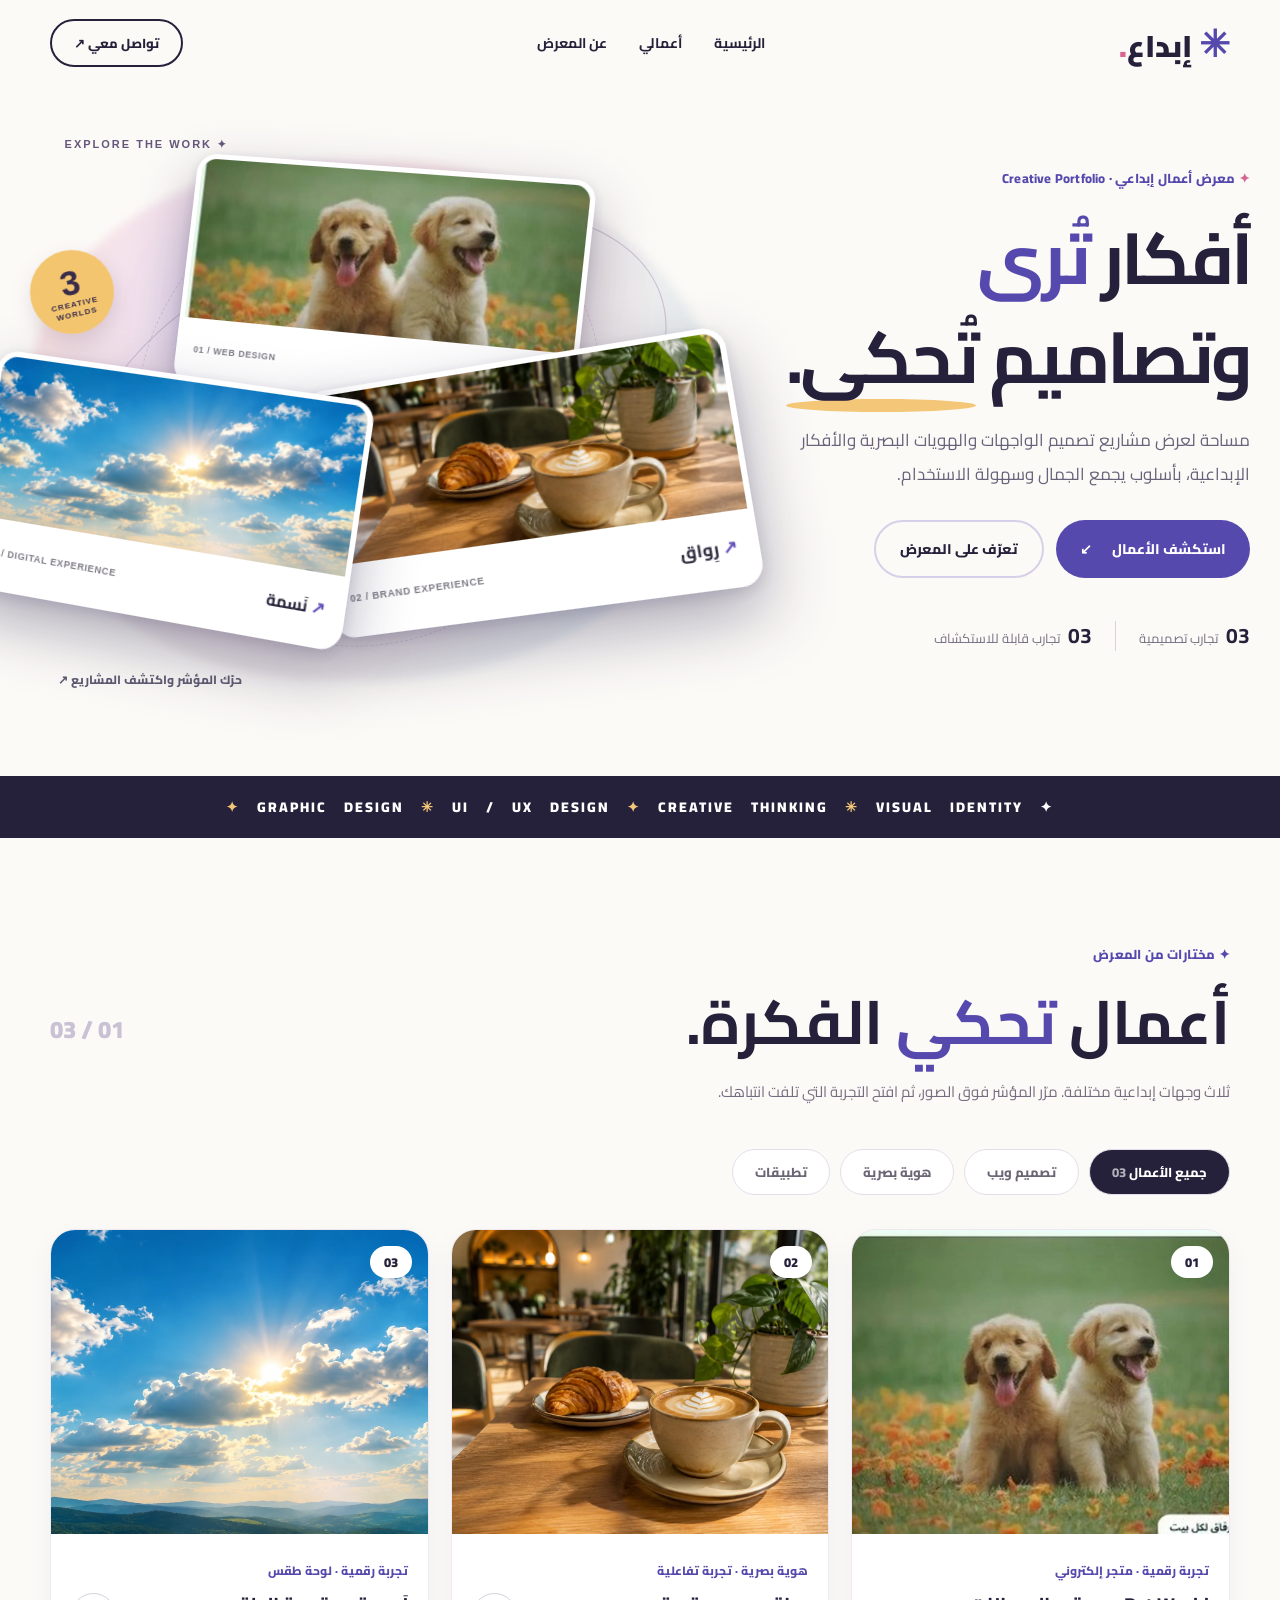
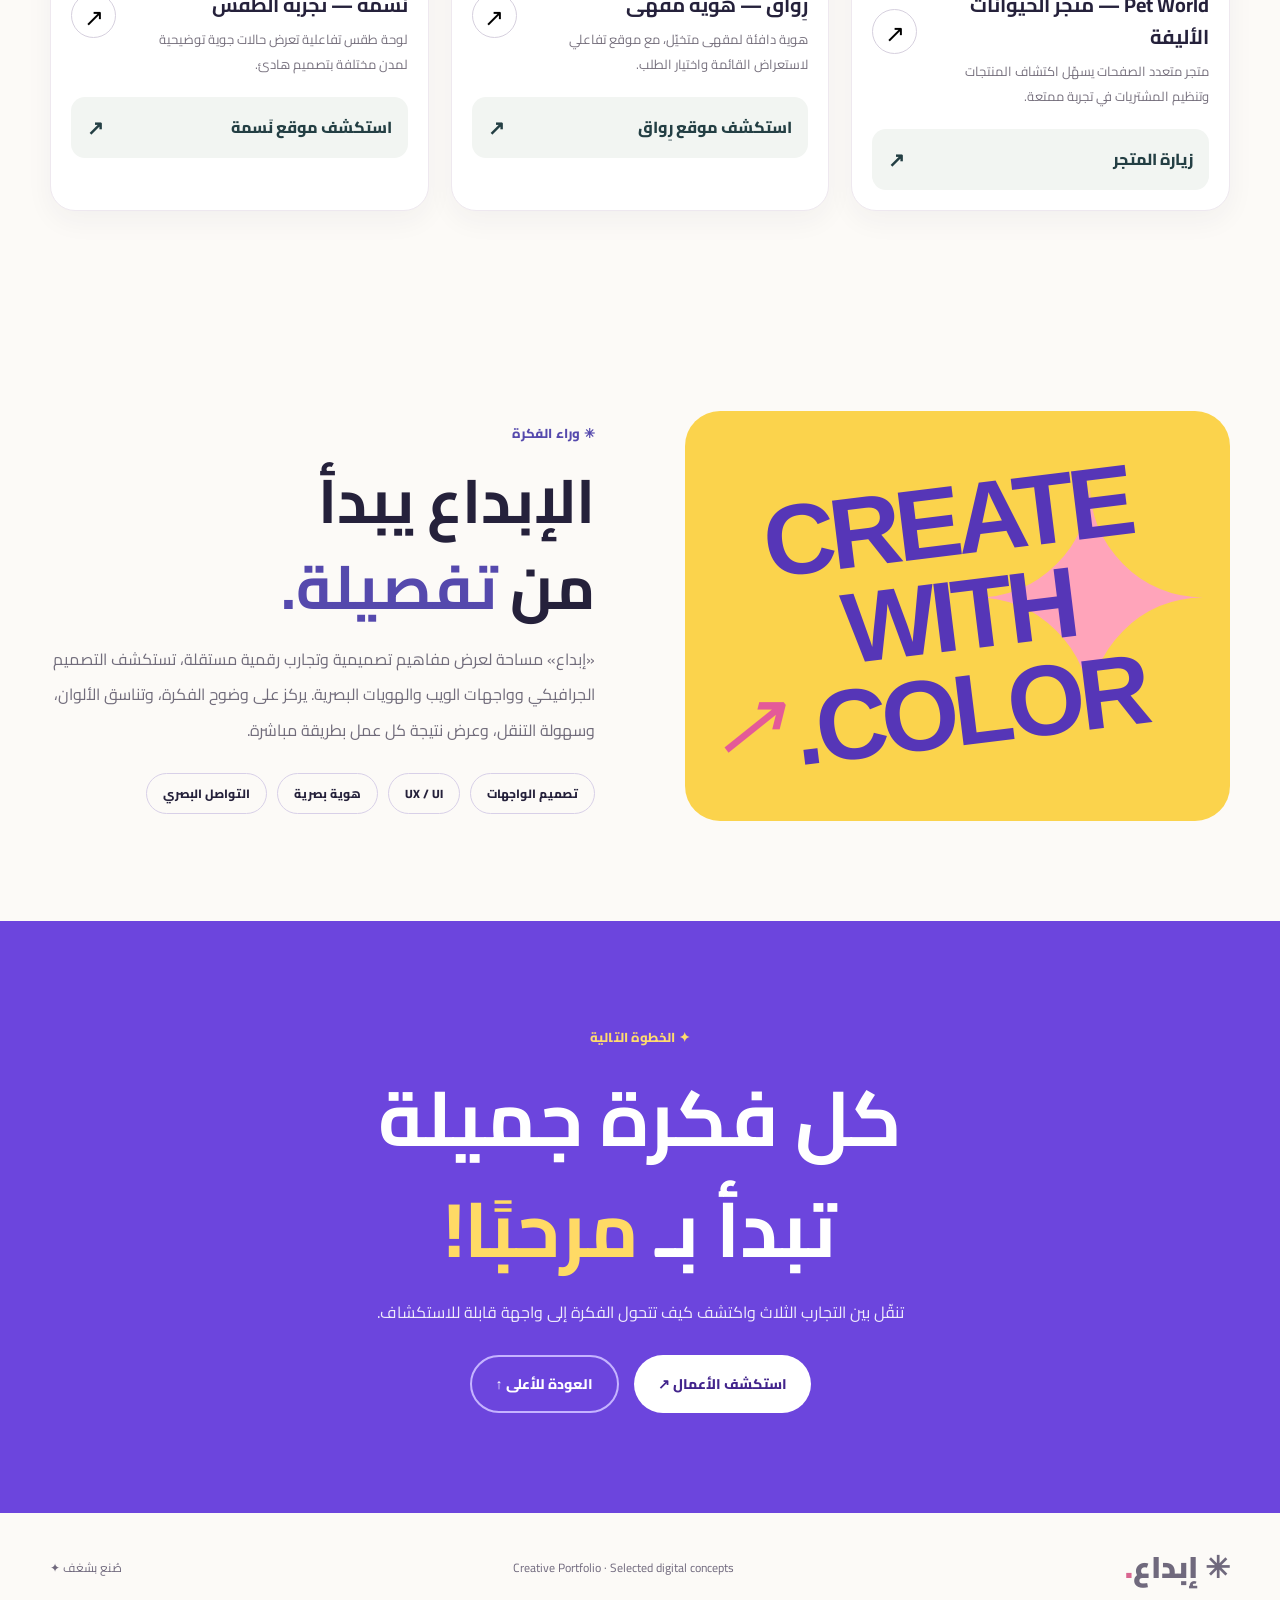
<file: index.html>
<!doctype html><html lang="ar" dir="rtl"><head><meta charset="utf-8"><meta name="viewport" content="width=device-width,initial-scale=1"><meta name="description" content="إبداع — معرض أعمال في التصميم الجرافيكي وتجربة المستخدم"><title>إبداع | Creative Portfolio</title><link rel="stylesheet" href="style.css"></head><body><header class="topbar"><a class="logo" href="#home" aria-label="إبداع الرئيسية"><span class="logo-mark">✳</span> إبداع<span class="dot">.</span></a><nav aria-label="القائمة الرئيسية"><a href="#home">الرئيسية</a><a href="#works">أعمالي</a><a href="#about">عن المعرض</a></nav><a class="nav-cta" href="#contact">تواصل معي ↗</a></header><main><section id="home" class="hero"><div class="hero-copy"><span class="eyebrow"><span class="spark">✦</span> معرض أعمال إبداعي · Creative Portfolio</span><h1>أفكار <em>تُرى</em><br>وتصاميم <span class="underline">تُحكى.</span></h1><p>مساحة لعرض مشاريع تصميم الواجهات والهويات البصرية والأفكار الإبداعية، بأسلوب يجمع الجمال وسهولة الاستخدام.</p><div class="hero-actions"><a class="btn primary" href="#works">استكشف الأعمال <span>↙</span></a><a class="btn outline" href="#about">تعرّف على المعرض</a></div><div class="hero-meta"><span><b>03</b> تجارب تصميمية</span><span class="divider"></span><span><b>03</b> تجارب قابلة للاستكشاف</span></div></div><div class="hero-art gallery-scene" aria-label="معرض تفاعلي ثلاثي الأبعاد للمشاريع الثلاثة"><div class="scene-glow" aria-hidden="true"></div><div class="orbit orbit-one" aria-hidden="true"></div><div class="orbit orbit-two" aria-hidden="true"></div><span class="scene-label">✦ EXPLORE THE WORK</span><div class="scene-stack"><a class="scene-panel panel-pet" href="https://pet-world-pages.pages.dev/" target="_blank" rel="noopener noreferrer" aria-label="زيارة متجر Pet World"><div class="scene-image"><img src="assets/images/pet-world-banner.webp" alt="بنر متجر Pet World للحيوانات الأليفة"></div><div class="scene-panel-info"><span>01 / WEB DESIGN</span><strong>Pet World <b>↗</b></strong></div></a><a class="scene-panel panel-coffee" href="projects/riwaq/index.html" aria-label="زيارة موقع رِواق للمقهى"><div class="scene-image"><img src="assets/images/coffee-photo.webp" alt="قهوة لاتيه في مقهى رِواق"></div><div class="scene-panel-info"><span>02 / BRAND EXPERIENCE</span><strong>رِواق <b>↗</b></strong></div></a><a class="scene-panel panel-weather" href="projects/weather/index.html" aria-label="زيارة موقع نَسمة للطقس"><div class="scene-image"><img src="assets/images/sky-photo.webp" alt="سماء صافية وغيوم في تجربة الطقس"></div><div class="scene-panel-info"><span>03 / DIGITAL EXPERIENCE</span><strong>نَسمة <b>↗</b></strong></div></a></div><div class="scene-sticker" aria-hidden="true">3<br><small>CREATIVE<br>WORLDS</small></div><span class="scene-hint">حرّك المؤشر واكتشف المشاريع <span aria-hidden="true">↗</span></span></div></section><div class="marquee" aria-hidden="true">✦ GRAPHIC DESIGN <span>✳</span> UI / UX DESIGN <span>✦</span> CREATIVE THINKING <span>✳</span> VISUAL IDENTITY <span>✦</span></div><section id="works" class="section works"><div class="section-head"><div><span class="eyebrow">✦ مختارات من المعرض</span><h2>أعمال <em>تحكي</em> الفكرة.</h2><p>ثلاث وجهات إبداعية مختلفة. مرّر المؤشر فوق الصور، ثم افتح التجربة التي تلفت انتباهك.</p></div><span class="number-stamp">01 / 03</span></div><div class="filters" role="group" aria-label="تصفية الأعمال"><button class="filter active" data-filter="all" aria-pressed="true">جميع الأعمال <span>03</span></button><button class="filter" data-filter="web" aria-pressed="false">تصميم ويب</button><button class="filter" data-filter="branding" aria-pressed="false">هوية بصرية</button><button class="filter" data-filter="app" aria-pressed="false">تطبيقات</button></div><div class="cards"><article class="project" data-category="web"><div class="image-wrap pink"><img src="assets/images/pet-world-banner.webp" alt="صورة البنر الأصلية لمتجر Pet World" loading="lazy"><span class="project-no">01</span></div><div class="project-info"><div><span class="type">تجربة رقمية · متجر إلكتروني</span><h3>Pet World — متجر الحيوانات الأليفة</h3><p>متجر متعدد الصفحات يسهّل اكتشاف المنتجات وتنظيم المشتريات في تجربة ممتعة.</p></div><button class="round-arrow" data-project="pet" aria-label="تفاصيل Pet World">↗</button></div><a class="project-visit" href="https://pet-world-pages.pages.dev/" target="_blank" rel="noopener noreferrer">زيارة المتجر <span>↗</span></a></article><article class="project" data-category="branding"><div class="image-wrap yellow"><img src="assets/images/coffee-photo.webp" alt="نموذج تجريبي لهوية مقهى رِواق" loading="lazy"><span class="project-no">02</span></div><div class="project-info"><div><span class="type">هوية بصرية · تجربة تفاعلية</span><h3>رِواق — هوية مقهى</h3><p>هوية دافئة لمقهى متخيّل، مع موقع تفاعلي لاستعراض القائمة واختيار الطلب.</p></div><button class="round-arrow" data-project="riwaq" aria-label="تفاصيل رواق">↗</button></div><a class="project-visit" href="projects/riwaq/index.html">استكشف موقع رِواق <span>↗</span></a></article><article class="project" data-category="app"><div class="image-wrap lilac"><img src="assets/images/sky-photo.webp" alt="منظر طبيعي واضح للسماء والغيوم في مشروع نسمة" loading="lazy"><span class="project-no">03</span></div><div class="project-info"><div><span class="type">تجربة رقمية · لوحة طقس</span><h3>نَسمة — تجربة الطقس</h3><p>لوحة طقس تفاعلية تعرض حالات جوية توضيحية لمدن مختلفة بتصميم هادئ.</p></div><button class="round-arrow" data-project="weather" aria-label="تفاصيل طقس">↗</button></div><a class="project-visit" href="projects/weather/index.html">استكشف موقع نَسمة <span>↗</span></a></article></div><p id="empty" class="empty" hidden>لا توجد أعمال في هذا التصنيف حاليًا.</p></section><section id="about" class="about section"><div class="about-visual"><span>✦</span><strong>CREATE<br>WITH<br>COLOR.</strong><i>↗</i></div><div class="about-copy"><span class="eyebrow">✳ وراء الفكرة</span><h2>الإبداع يبدأ<br>من <em>تفصيلة.</em></h2><p>«إبداع» مساحة لعرض مفاهيم تصميمية وتجارب رقمية مستقلة، تستكشف التصميم الجرافيكي وواجهات الويب والهويات البصرية. يركز على وضوح الفكرة، وتناسق الألوان، وسهولة التنقل، وعرض نتيجة كل عمل بطريقة مباشرة.</p><div class="skills"><span>تصميم الواجهات</span><span>UX / UI</span><span>هوية بصرية</span><span>التواصل البصري</span></div></div></section><section id="contact" class="contact"><span class="eyebrow">✦ الخطوة التالية</span><h2>كل فكرة جميلة<br>تبدأ بـ <em>مرحبًا!</em></h2><p>تنقّل بين التجارب الثلاث واكتشف كيف تتحول الفكرة إلى واجهة قابلة للاستكشاف.</p><div class="contact-actions"><a class="btn light" href="#works">استكشف الأعمال ↗</a><a class="btn ghost" href="#home">العودة للأعلى ↑</a></div></section></main><footer><a class="logo" href="#home">✳ إبداع<span class="dot">.</span></a><p>Creative Portfolio · Selected digital concepts</p><span>صُنع بشغف ✦</span></footer><dialog id="projectDialog" aria-labelledby="dialogTitle"><button id="closeDialog" class="dialog-close" aria-label="إغلاق">×</button><span id="dialogType" class="eyebrow"></span><h2 id="dialogTitle"></h2><p id="dialogDesc"></p><div id="dialogLink"></div></dialog><script src="script.js" defer></script></body></html>
</file>
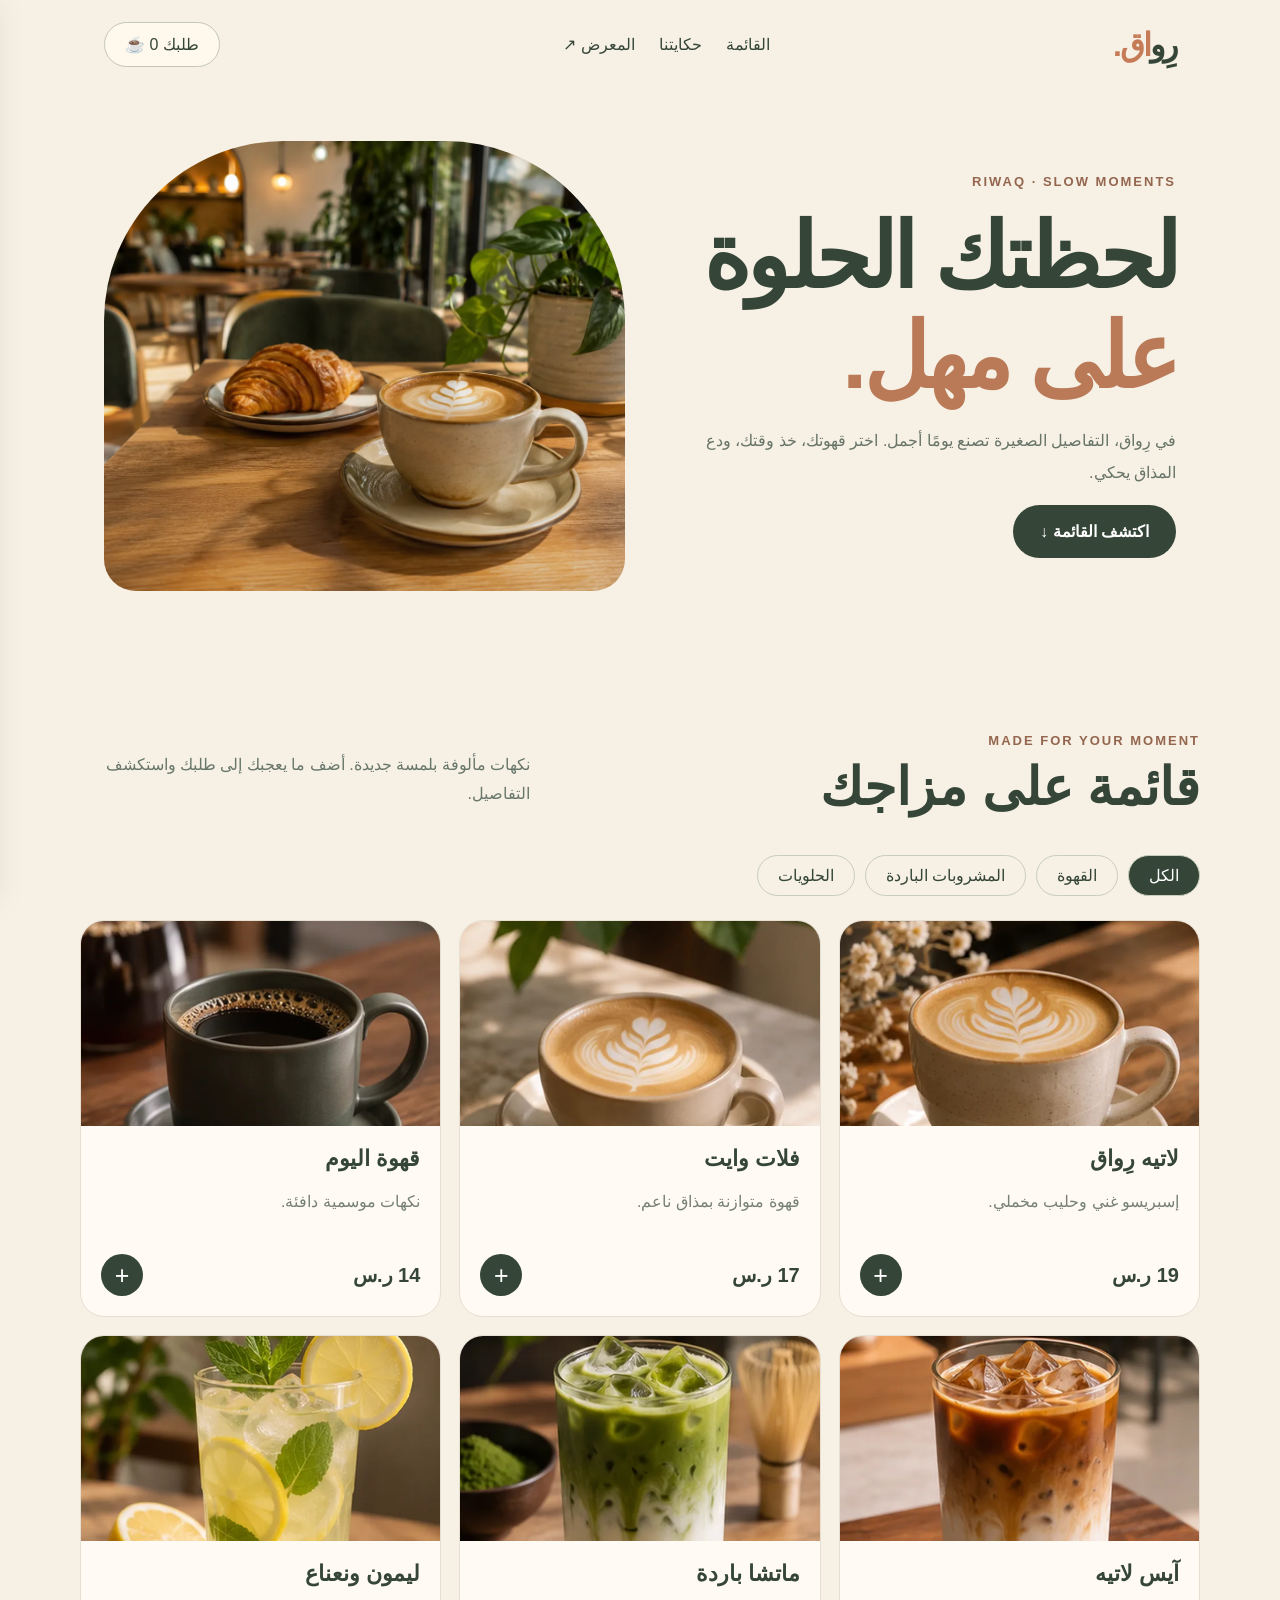
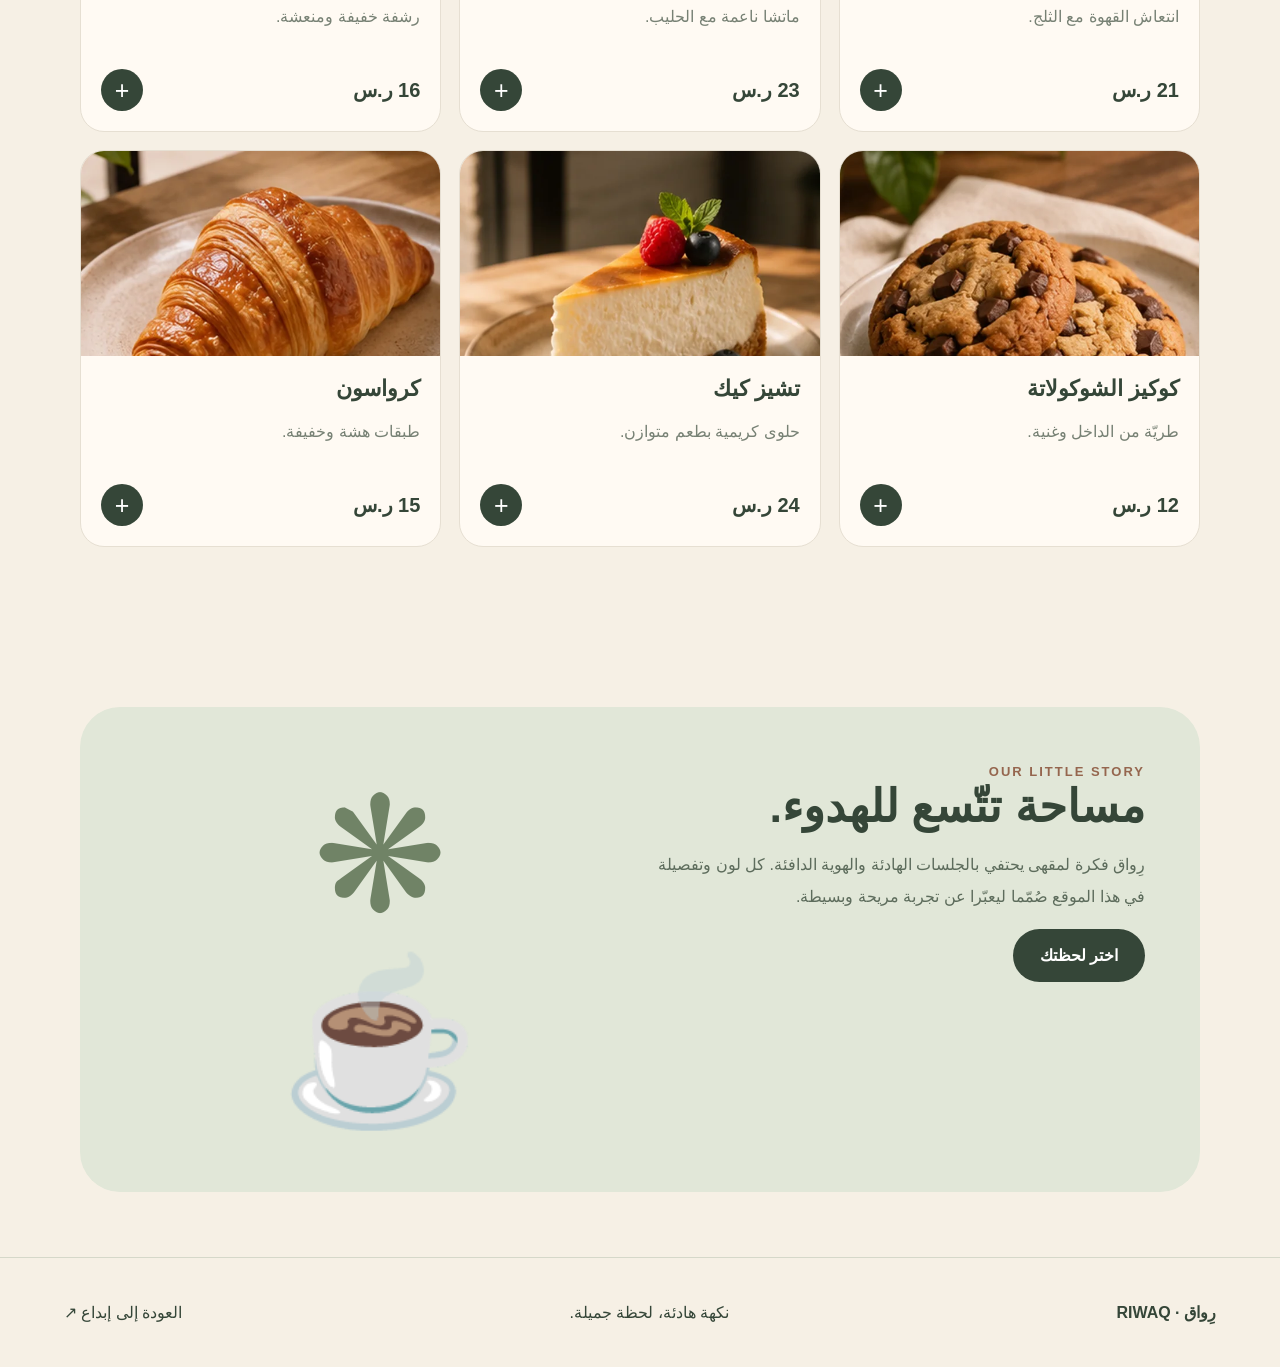
<file: projects/riwaq/index.html>
<!doctype html><html lang="ar" dir="rtl"><head><meta charset="utf-8"><meta name="viewport" content="width=device-width,initial-scale=1"><meta name="theme-color" content="#f6f0e5"><title>رِواق | وقتك على مهل</title><style>
:root{--ink:#354638;--cream:#f6f0e5;--olive:#667657;--peach:#df9a78}*{box-sizing:border-box}html{scroll-behavior:smooth}body{margin:0;background:var(--cream);color:var(--ink);font-family:Tahoma,Arial,sans-serif}button,a{font:inherit}a{color:inherit;text-decoration:none}button{cursor:pointer}header{max-width:1200px;margin:auto;padding:22px 5%;display:flex;align-items:center;justify-content:space-between;gap:12px}.brand{font-size:32px;font-weight:900;letter-spacing:-2px}.brand span{color:#c67b57}nav{display:flex;gap:24px}nav a:hover{text-decoration:underline}.cartbtn{border:1px solid #c4c7b7;border-radius:40px;padding:12px 20px;background:#fff8ed;color:var(--ink)}.hero{max-width:1200px;margin:auto;padding:52px 5% 75px;display:grid;grid-template-columns:1fr 1fr;align-items:center;gap:30px}.eyebrow{color:#95664e;letter-spacing:2px;font-size:13px;font-weight:bold}.hero h1{font-size:clamp(48px,7vw,98px);line-height:1.12;letter-spacing:-4px;margin:18px 0}.hero h1 em{font-style:normal;color:#ba7a57}.hero p{max-width:500px;line-height:2;color:#687468}.primary{display:inline-block;background:var(--ink);color:white;padding:17px 27px;border-radius:40px;border:0;font-weight:bold}.scene{min-height:450px;border-radius:180px 180px 32px 32px;background:#d7b99b;position:relative;overflow:hidden;display:grid;place-items:center}.sun{position:absolute;width:310px;height:310px;background:#e8d3b8;border-radius:50%;top:40px}.cup{position:relative;width:200px;height:235px;background:#f8f3e7;border-radius:14px 14px 55px 55px;box-shadow:15px 25px 0 #b18e72;transform:rotate(-8deg);display:grid;place-items:center}.cup:before{content:'';position:absolute;width:80px;height:100px;border:20px solid #f8f3e7;border-radius:50%;left:-85px;top:55px}.cup b{font-size:54px;letter-spacing:-4px}.leaf{position:absolute;color:#647a54;font-size:120px;bottom:0;left:30px;transform:rotate(-35deg)}section{padding:65px 5%}.container{max-width:1120px;margin:auto}.sectionhead{display:flex;align-items:end;justify-content:space-between;gap:20px;margin-bottom:30px}.sectionhead h2{font-size:clamp(32px,5vw,52px);margin:8px 0}.sectionhead p{color:#69776b;max-width:450px;line-height:1.8}.tabs{display:flex;gap:10px;flex-wrap:wrap;margin-bottom:24px}.tab{border:1px solid #c8cdbd;background:transparent;border-radius:30px;padding:10px 20px;color:var(--ink)}.tab.active{background:var(--ink);color:white}.menu{display:grid;grid-template-columns:repeat(3,1fr);gap:18px}.item{background:#fffaf3;border:1px solid #e6dfd2;border-radius:24px;overflow:hidden}.art{height:205px;display:grid;place-items:center;font-size:92px;background:#dce3d0}.item:nth-child(2n) .art{background:#f1d9c5}.item:nth-child(3n) .art{background:#e9e3ce}.details{padding:20px}.details h3{margin:0 0 8px;font-size:22px}.details p{color:#778174;line-height:1.7;min-height:50px}.buyrow{display:flex;align-items:center;justify-content:space-between}.buyrow b{font-size:20px}.add{border:0;border-radius:50%;background:var(--ink);color:white;width:42px;height:42px;font-size:25px}.story{background:#e1e7d8;border-radius:40px;display:grid;grid-template-columns:1fr 1fr;gap:30px;padding:55px;margin-top:30px}.story h2{font-size:45px;margin:0}.story p{line-height:2;color:#5d6c5c}.storymark{font-size:160px;text-align:center;color:#708366}footer{padding:45px 5%;display:flex;justify-content:space-between;gap:16px;border-top:1px solid #d5d8c9}.overlay{position:fixed;inset:0;background:#0006;display:none;z-index:4}.overlay.show{display:block}.drawer{position:fixed;z-index:5;top:0;left:0;height:100vh;width:min(420px,100%);background:#fffaf3;padding:25px;transform:translateX(-105%);transition:.25s;box-shadow:10px 0 35px #0002;display:flex;flex-direction:column}.drawer.open{transform:translateX(0)}.drawerhead{display:flex;justify-content:space-between;align-items:center}.close{border:0;background:transparent;font-size:30px}.cartitems{flex:1;overflow:auto}.cartline{display:flex;justify-content:space-between;padding:15px 0;border-bottom:1px solid #eee1d3}.remove{border:0;background:none;color:#aa4c3d}.total{font-size:22px;display:flex;justify-content:space-between;margin:22px 0}.notice{font-size:13px;color:#66776c;line-height:1.8}.toast{position:fixed;bottom:24px;right:24px;background:#354638;color:white;padding:14px 22px;border-radius:20px;opacity:0;transition:.2s;pointer-events:none}.toast.show{opacity:1}@media(max-width:750px){header{flex-wrap:wrap}nav{order:3;width:100%;justify-content:center}.hero{grid-template-columns:1fr;padding-top:20px}.scene{min-height:340px}.menu{grid-template-columns:repeat(2,1fr)}.story{grid-template-columns:1fr;padding:30px}.storymark{font-size:85px}.hero h1{letter-spacing:-2px}}@media(max-width:500px){.menu{grid-template-columns:1fr}.sectionhead{display:block}footer{display:block}.scene{border-radius:120px 120px 20px 20px}}
.scene{background:#a68a6e url("../../assets/images/coffee-photo.webp") center center/cover no-repeat}.scene:after{content:"";position:absolute;inset:0;background:linear-gradient(0deg,#2c251c30,transparent 65%)}.art{overflow:hidden}.art img{display:block;width:100%;height:100%;object-fit:cover;object-position:center center;transition:transform .3s}.item:hover .art img{transform:scale(1.025)}@media(max-width:600px){.scene{min-height:300px}}
</style></head><body><header><a class="brand" href="#home">رِو<span>اق.</span></a><nav aria-label="التنقل"><a href="#menu">القائمة</a><a href="#story">حكايتنا</a><a href="../../index.html">المعرض ↗</a></nav><button class="cartbtn" id="cartOpen">طلبك <span id="count">0</span> ☕</button></header><main><div class="hero" id="home"><div><div class="eyebrow">RIWAQ · SLOW MOMENTS</div><h1>لحظتك الحلوة<br><em>على مهل.</em></h1><p>في رِواق، التفاصيل الصغيرة تصنع يومًا أجمل. اختر قهوتك، خذ وقتك، ودع المذاق يحكي.</p><a class="primary" href="#menu">اكتشف القائمة ↓</a></div><div class="scene" aria-label="صورة لمقهى رواق"></div></div><section id="menu"><div class="container"><div class="sectionhead"><div><span class="eyebrow">MADE FOR YOUR MOMENT</span><h2>قائمة على مزاجك</h2></div><p>نكهات مألوفة بلمسة جديدة. أضف ما يعجبك إلى طلبك واستكشف التفاصيل.</p></div><div class="tabs" role="group" aria-label="تصنيفات القائمة"><button class="tab active" data-filter="all">الكل</button><button class="tab" data-filter="coffee">القهوة</button><button class="tab" data-filter="cold">المشروبات الباردة</button><button class="tab" data-filter="dessert">الحلويات</button></div><div class="menu" id="items"></div></div></section><section><div class="container story" id="story"><div><span class="eyebrow">OUR LITTLE STORY</span><h2>مساحة تتّسع للهدوء.</h2><p>رِواق فكرة لمقهى يحتفي بالجلسات الهادئة والهوية الدافئة. كل لون وتفصيلة في هذا الموقع صُمّما ليعبّرا عن تجربة مريحة وبسيطة.</p><a class="primary" href="#menu">اختر لحظتك</a></div><div class="storymark" aria-hidden="true">❋<br>☕</div></div></section></main><footer><strong>رِواق · RIWAQ</strong><span>نكهة هادئة، لحظة جميلة.</span><a href="../../index.html">العودة إلى إبداع ↗</a></footer><div class="overlay" id="overlay"></div><aside class="drawer" id="drawer" aria-label="سلة الطلب" aria-modal="true" role="dialog"><div class="drawerhead"><h2>طلبك ☕</h2><button class="close" id="cartClose" aria-label="إغلاق">×</button></div><div class="cartitems" id="cartItems"><p>ما اخترت شيئًا بعد.</p></div><div class="total"><span>الإجمالي</span><strong id="total">0 ر.س</strong></div><button class="primary" id="checkout">تأكيد الاختيارات</button><p class="notice">تجربة تفاعلية لاستعراض القائمة فقط؛ لا يتم إرسال طلبات أو تحصيل مدفوعات.</p></aside><div class="toast" id="toast" role="status"></div><script>
const products=[{id:1,n:'لاتيه رِواق',d:'إسبريسو غني وحليب مخملي.',price:19,cat:'coffee',art:'☕'},{id:2,n:'فلات وايت',d:'قهوة متوازنة بمذاق ناعم.',price:17,cat:'coffee',art:'🥛'},{id:3,n:'قهوة اليوم',d:'نكهات موسمية دافئة.',price:14,cat:'coffee',art:'🫘'},{id:4,n:'آيس لاتيه',d:'انتعاش القهوة مع الثلج.',price:21,cat:'cold',art:'🧊'},{id:5,n:'ماتشا باردة',d:'ماتشا ناعمة مع الحليب.',price:23,cat:'cold',art:'🍵'},{id:6,n:'ليمون ونعناع',d:'رشفة خفيفة ومنعشة.',price:16,cat:'cold',art:'🍋'},{id:7,n:'كوكيز الشوكولاتة',d:'طريّة من الداخل وغنية.',price:12,cat:'dessert',art:'🍪'},{id:8,n:'تشيز كيك',d:'حلوى كريمية بطعم متوازن.',price:24,cat:'dessert',art:'🍰'},{id:9,n:'كرواسون',d:'طبقات هشة وخفيفة.',price:15,cat:'dessert',art:'🥐'}];const photos=['latte','flat-white','coffee-day','iced-latte','iced-matcha','lemon-mint','cookies','cheesecake','croissant'];let cart={};const fmt=n=>n+' ر.س',items=document.getElementById('items'),drawer=document.getElementById('drawer'),overlay=document.getElementById('overlay');function render(filter='all'){items.innerHTML=products.filter(x=>filter==='all'||x.cat===filter).map(x=>`<article class="item"><div class="art"><img loading="lazy" src="../../assets/images/riwaq-menu/${photos[x.id-1]}.webp" alt="${x.n}" onerror="this.onerror=null;this.src='../../assets/images/coffee-photo.webp'"></div><div class="details"><h3>${x.n}</h3><p>${x.d}</p><div class="buyrow"><b>${fmt(x.price)}</b><button class="add" data-add="${x.id}" aria-label="إضافة ${x.n}">+</button></div></div></article>`).join('')}function update(){let qty=0,sum=0;document.getElementById('cartItems').innerHTML=Object.entries(cart).filter(([,q])=>q>0).map(([id,q])=>{const x=products.find(p=>p.id==id);qty+=q;sum+=x.price*q;return `<div class="cartline"><div><strong>${x.n}</strong><div>${q} × ${fmt(x.price)}</div></div><button class="remove" data-remove="${id}" aria-label="حذف ${x.n}">حذف</button></div>`}).join('')||'<p>ما اخترت شيئًا بعد.</p>';document.getElementById('count').textContent=qty;document.getElementById('total').textContent=fmt(sum)}function toggle(open){drawer.classList.toggle('open',open);overlay.classList.toggle('show',open);document.body.style.overflow=open?'hidden':'';if(open)document.getElementById('cartClose').focus()}let t;function toast(s){const el=document.getElementById('toast');el.textContent=s;el.classList.add('show');clearTimeout(t);t=setTimeout(()=>el.classList.remove('show'),2500)}items.addEventListener('click',e=>{const b=e.target.closest('[data-add]');if(!b)return;cart[b.dataset.add]=(cart[b.dataset.add]||0)+1;update();toast('أُضيف إلى طلبك ✓')});document.getElementById('cartItems').addEventListener('click',e=>{const b=e.target.closest('[data-remove]');if(!b)return;delete cart[b.dataset.remove];update()});document.querySelectorAll('.tab').forEach(b=>b.addEventListener('click',()=>{document.querySelectorAll('.tab').forEach(x=>x.classList.toggle('active',x===b));render(b.dataset.filter)}));document.getElementById('cartOpen').onclick=()=>toggle(true);document.getElementById('cartClose').onclick=()=>toggle(false);overlay.onclick=()=>toggle(false);document.addEventListener('keydown',e=>{if(e.key==='Escape')toggle(false)});document.getElementById('checkout').onclick=()=>{if(!Object.keys(cart).length)return toast('اختر مشروبًا أولًا');toast('تم حفظ اختياراتك داخل التجربة ✓')};render();update();
</script></body></html>
</file>
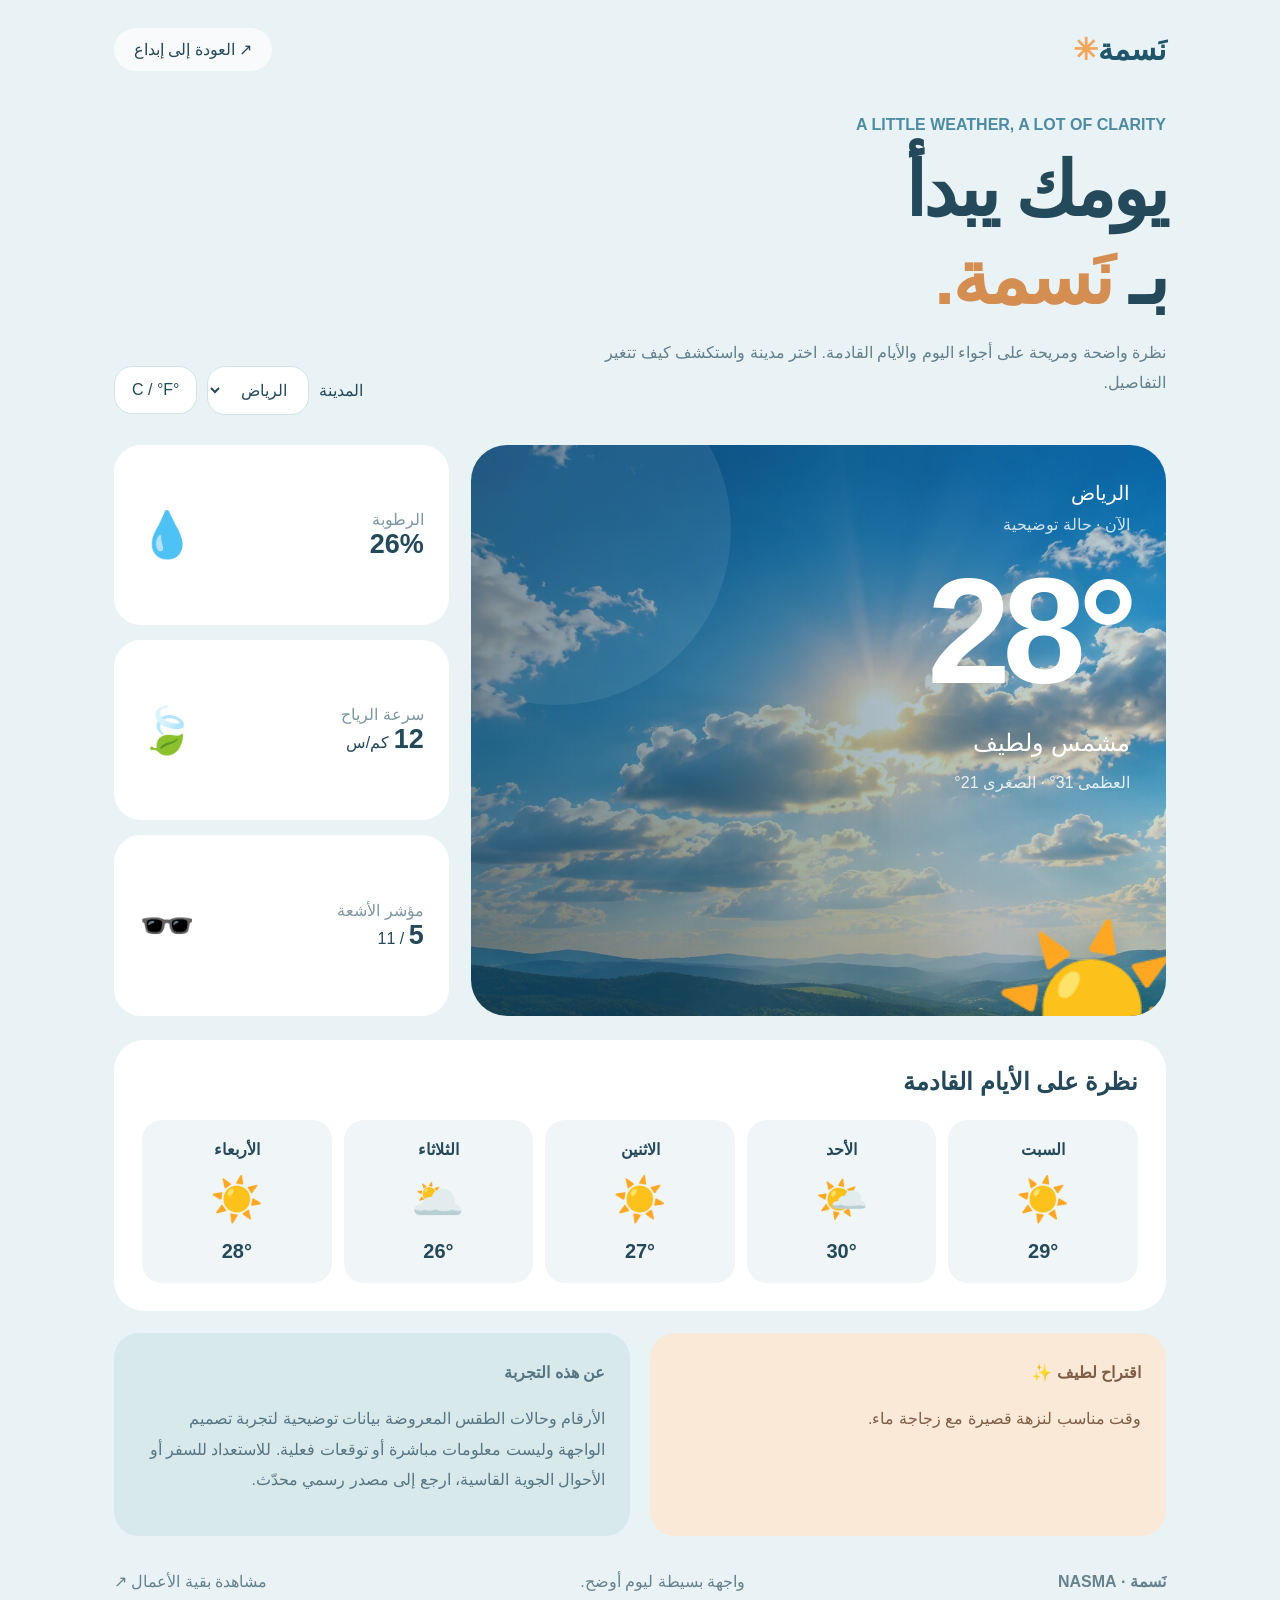
<file: projects/weather/index.html>
<!doctype html><html lang="ar" dir="rtl"><head><meta charset="utf-8"><meta name="viewport" content="width=device-width,initial-scale=1"><meta name="theme-color" content="#e8f2f6"><title>نَسمة | لوحة الطقس</title><style>
*{box-sizing:border-box}body{margin:0;font-family:Tahoma,Arial,sans-serif;color:#24495a;background:#e9f2f4}button,select{font:inherit}button{cursor:pointer}a{color:inherit;text-decoration:none}.shell{max-width:1180px;margin:auto;padding:28px 5%}header{display:flex;justify-content:space-between;align-items:center;gap:12px;flex-wrap:wrap}.brand{font-size:30px;font-weight:900;color:#20566c}.brand span{color:#f3a55b}.back{background:#ffffffac;padding:12px 20px;border-radius:30px}.hero{margin:45px 0 30px;display:flex;justify-content:space-between;align-items:end;gap:20px;flex-wrap:wrap}.hero h1{font-size:clamp(40px,6vw,75px);letter-spacing:-3px;margin:12px 0}.hero p{line-height:1.9;color:#627f8d;max-width:570px}.controls{display:flex;gap:10px;align-items:center;flex-wrap:wrap}select,.unit{background:white;border:1px solid #d2e3e8;padding:14px 17px;border-radius:18px;color:#24495a}.unit[aria-pressed=true]{background:#24495a;color:white}.main{display:grid;grid-template-columns:1.35fr .65fr;gap:22px}.current{background:linear-gradient(135deg,#4889a1,#78b9c4);color:white;border-radius:36px;padding:36px;position:relative;overflow:hidden;min-height:380px}.current:after{content:'';position:absolute;width:350px;height:350px;border-radius:50%;background:#ffffff14;left:-90px;top:-90px}.city{font-size:20px}.temp{font-size:clamp(80px,13vw,150px);font-weight:900;line-height:1.3;letter-spacing:-8px}.condition{font-size:24px}.sun{position:absolute;left:10%;top:25%;font-size:clamp(90px,13vw,160px);filter:drop-shadow(0 12px 12px #235b6b55)}.metrics{display:grid;gap:15px}.metric{border-radius:27px;background:#fff;padding:25px;display:flex;align-items:center;justify-content:space-between;gap:10px}.metric strong{font-size:27px}.metric span{color:#7d98a3}.forecast{margin-top:24px;background:#fff;border-radius:30px;padding:28px}.forecast h2{margin:0 0 24px}.days{display:grid;grid-template-columns:repeat(5,1fr);gap:12px}.day{background:#f0f6f7;border-radius:20px;padding:20px 12px;text-align:center}.day .emoji{font-size:43px;margin:15px 0}.day strong{font-size:20px}.info{display:grid;grid-template-columns:1fr 1fr;gap:20px;margin-top:22px}.note{padding:25px;border-radius:25px;background:#d8e9eb;line-height:1.9;color:#567583}.tip{padding:25px;border-radius:25px;background:#f9e9d6;line-height:1.9;color:#805d47}footer{padding:36px 0;color:#66828e;display:flex;justify-content:space-between;gap:10px;flex-wrap:wrap}button:focus-visible,select:focus-visible,a:focus-visible{outline:3px solid #e08c3d;outline-offset:3px}@media(max-width:760px){.main{grid-template-columns:1fr}.current{min-height:340px}.days{grid-template-columns:repeat(3,1fr)}.info{grid-template-columns:1fr}}@media(max-width:480px){.days{grid-template-columns:repeat(2,1fr)}.sun{left:4%;top:38%}.current{padding:24px}.temp{font-size:85px}.hero h1{letter-spacing:-1px}}
.current{background:linear-gradient(90deg,#163b5599,#255b7133),url("../../assets/images/sky-photo.webp") center center/cover no-repeat}.current>*{position:relative;z-index:1}.current:after{pointer-events:none}@media(prefers-reduced-motion:reduce){*{animation:none!important;transition:none!important}}
</style></head><body><div class="shell"><header><a class="brand" href="#top">نَسمة<span>✳</span></a><a class="back" href="../../index.html">↗ العودة إلى إبداع</a></header><main id="top"><div class="hero"><div><div style="color:#4c8ca3;font-weight:bold">A LITTLE WEATHER, A LOT OF CLARITY</div><h1>يومك يبدأ<br>بـ <span style="color:#d58e51">نَسمة.</span></h1><p>نظرة واضحة ومريحة على أجواء اليوم والأيام القادمة. اختر مدينة واستكشف كيف تتغير التفاصيل.</p></div><div class="controls"><label for="city">المدينة</label><select id="city"><option value="riyadh">الرياض</option><option value="jeddah">جدة</option><option value="abha">أبها</option><option value="dubai">دبي</option></select><button class="unit" id="unit" aria-pressed="false" aria-label="التبديل إلى فهرنهايت">°C / °F</button></div></div><div class="main"><section class="current" aria-label="حالة الطقس المختارة"><div class="city" id="place">الرياض</div><div style="margin-top:10px;opacity:.8">الآن · حالة توضيحية</div><div class="temp" id="temp">28°</div><div class="condition" id="condition">مشمس ولطيف</div><div style="margin-top:16px;opacity:.85" id="range">العظمى 31° · الصغرى 21°</div><div class="sun" id="icon" aria-hidden="true">☀️</div></section><div class="metrics"><div class="metric"><div><span>الرطوبة</span><div><strong id="humidity">26%</strong></div></div><div style="font-size:45px">💧</div></div><div class="metric"><div><span>سرعة الرياح</span><div><strong id="wind">12</strong> كم/س</div></div><div style="font-size:45px">🍃</div></div><div class="metric"><div><span>مؤشر الأشعة</span><div><strong id="uv">5</strong> / 11</div></div><div style="font-size:45px">🕶️</div></div></div></div><section class="forecast"><h2>نظرة على الأيام القادمة</h2><div class="days" id="days"></div></section><div class="info"><div class="tip"><strong>اقتراح لطيف ✨</strong><p id="tip">لا تنس شرب الماء والاستمتاع باليوم.</p></div><div class="note"><strong>عن هذه التجربة</strong><p>الأرقام وحالات الطقس المعروضة بيانات توضيحية لتجربة تصميم الواجهة وليست معلومات مباشرة أو توقعات فعلية. للاستعداد للسفر أو الأحوال الجوية القاسية، ارجع إلى مصدر رسمي محدّث.</p></div></div></main><footer><strong>نَسمة · NASMA</strong><span>واجهة بسيطة ليوم أوضح.</span><a href="../../index.html">مشاهدة بقية الأعمال ↗</a></footer></div><script>
const data={riyadh:{name:'الرياض',t:28,hi:31,lo:21,c:'مشمس ولطيف',e:'☀️',h:26,w:12,uv:5,tip:'وقت مناسب لنزهة قصيرة مع زجاجة ماء.',days:[29,30,27,26,28],icons:['☀️','🌤️','☀️','🌥️','☀️']},jeddah:{name:'جدة',t:31,hi:33,lo:27,c:'دافئ ورطب',e:'🌤️',h:65,w:16,uv:7,tip:'الجو دافئ؛ خذ استراحة في الظل عند الحاجة.',days:[32,31,30,31,33],icons:['🌤️','☀️','🌤️','☀️','☀️']},abha:{name:'أبها',t:19,hi:22,lo:13,c:'غيوم متفرقة',e:'☁️',h:52,w:9,uv:3,tip:'طبقة خفيفة قد تكون مريحة في المساء.',days:[20,18,19,21,20],icons:['🌥️','🌧️','☁️','🌤️','☁️']},dubai:{name:'دبي',t:30,hi:34,lo:25,c:'سماء صافية',e:'☀️',h:48,w:14,uv:6,tip:'نظارة شمسية وماء كافٍ لليوم.',days:[31,33,32,30,31],icons:['☀️','☀️','🌤️','🌤️','☀️']}};let fahrenheit=false;const $=id=>document.getElementById(id),convert=n=>Math.round(fahrenheit?n*9/5+32:n)+'°';function render(){const d=data[$('city').value];$('place').textContent=d.name;$('temp').textContent=convert(d.t);$('condition').textContent=d.c;$('range').textContent='العظمى '+convert(d.hi)+' · الصغرى '+convert(d.lo);$('icon').textContent=d.e;$('humidity').textContent=d.h+'%';$('wind').textContent=d.w;$('uv').textContent=d.uv;$('tip').textContent=d.tip;$('days').innerHTML=['السبت','الأحد','الاثنين','الثلاثاء','الأربعاء'].map((n,i)=>`<div class="day"><b>${n}</b><div class="emoji">${d.icons[i]}</div><strong>${convert(d.days[i])}</strong></div>`).join('')} $('city').addEventListener('change',render);$('unit').addEventListener('click',()=>{fahrenheit=!fahrenheit;$('unit').setAttribute('aria-pressed',String(fahrenheit));$('unit').setAttribute('aria-label',fahrenheit?'التبديل إلى سلسيوس':'التبديل إلى فهرنهايت');render()});render();
</script></body></html>
</file>
<file: style.css>
@import url('https://fonts.googleapis.com/css2?family=Cairo:wght@400;500;600;700;800;900&display=swap');:root{--ink:#25213b;--purple:#6941df;--pink:#ff69a6;--yellow:#ffc94b;--bg:#fffdf9}*{box-sizing:border-box}html{scroll-behavior:smooth}body{margin:0;background:var(--bg);color:var(--ink);font-family:Cairo,Tahoma,Arial,sans-serif}a{color:inherit;text-decoration:none}button{font:inherit;cursor:pointer}button:focus-visible,a:focus-visible{outline:3px solid #f38c22;outline-offset:4px}.topbar{height:86px;display:flex;align-items:center;justify-content:space-between;max-width:1240px;margin:auto;padding:0 30px;gap:20px}.logo{font-weight:900;font-size:30px;white-space:nowrap}.logo-mark{color:var(--purple);font-size:37px}.dot{color:var(--pink)}nav{display:flex;gap:32px;font-size:14px;font-weight:700}nav a:hover{color:var(--purple)}.nav-cta{border:2px solid var(--ink);padding:10px 22px;border-radius:100px;font-weight:800;font-size:13px}.nav-cta:hover{background:var(--ink);color:white}.hero{max-width:1240px;margin:auto;padding:65px 30px 105px;min-height:660px;display:grid;grid-template-columns:1fr 1fr;gap:45px;align-items:center}.eyebrow{display:inline-block;font-weight:800;font-size:13px;color:var(--purple);letter-spacing:.2px}.spark{color:var(--pink)}h1,h2,h3,p{margin-top:0}.hero h1{font-size:clamp(52px,6vw,91px);line-height:1.35;letter-spacing:-3px;margin:17px 0}.hero h1 em,.section h2 em,.contact h2 em{color:var(--purple);font-style:normal}.underline{position:relative;z-index:1}.underline:after{content:'';height:13px;background:var(--yellow);position:absolute;right:0;left:0;bottom:12px;z-index:-1;border-radius:100%}.hero-copy>p{font-size:17px;line-height:2;color:#68637b;max-width:520px}.hero-actions{display:flex;gap:12px;flex-wrap:wrap;margin-top:29px}.btn{display:inline-flex;align-items:center;justify-content:center;gap:20px;padding:14px 24px;border-radius:100px;font-weight:800;font-size:14px;transition:transform .2s}.btn:hover{transform:translateY(-3px)}.primary{background:var(--purple);color:white}.outline{border:2px solid #d7d0e9}.hero-meta{display:flex;align-items:center;gap:23px;margin-top:38px;font-size:13px;color:#746e82}.hero-meta b{font-size:21px;color:var(--ink);margin-left:5px}.hero-meta .divider{height:30px;width:1px;background:#d9d3df}.hero-art{position:relative;min-height:460px;display:grid;place-items:center}.art-frame{width:min(100%,510px);height:435px;background:#e5d7ff;border-radius:48% 48% 40% 42%;position:relative;overflow:hidden;transform:rotate(-7deg);box-shadow:20px 22px 0 #f9e4ee}.big-star{font-size:260px;position:absolute;top:-65px;right:-10px;color:#ffadca;line-height:1}.art-circle{width:275px;height:275px;border-radius:50%;background:#fbc94b;position:absolute;left:-60px;bottom:-65px}.art-card{position:absolute;top:120px;left:90px;right:70px;transform:rotate(12deg);background:#6d47df;color:#fff;padding:26px 35px;border-radius:20px;font-size:62px;font-weight:900;line-height:1.1;letter-spacing:-2px;box-shadow:12px 14px 0 #32215f}.art-card i{color:#ffcb49;font-style:normal}.art-squiggle{position:absolute;right:20px;bottom:15px;color:#e7478d;font-size:130px;transform:rotate(30deg)}.art-pill{position:absolute;bottom:40px;left:70px;transform:rotate(-5deg);border-radius:50px;padding:9px 16px;background:#fff;font-size:12px;font-weight:900}.float-tag{position:absolute;bottom:0;right:0;background:#fff;border:2px solid #262038;border-radius:50px;padding:11px 18px;font-weight:800;font-size:12px}.marquee{background:#26213b;color:white;text-align:center;padding:18px 5px;font-size:14px;font-weight:900;letter-spacing:2px;word-spacing:12px;overflow:hidden}.marquee span{color:var(--yellow)}.section{max-width:1240px;margin:auto;padding:100px 30px}.section-head{display:flex;justify-content:space-between;align-items:center;gap:20px}.section h2{font-size:clamp(38px,5vw,61px);line-height:1.4;margin:12px 0}.section-head p{color:#746d80;font-size:15px}.number-stamp{font-size:24px;color:#c9c2d5;font-weight:900}.filters{display:flex;flex-wrap:wrap;gap:10px;margin:28px 0 34px}.filter{background:white;border:1px solid #e4deea;border-radius:30px;padding:10px 22px;font-size:13px;font-weight:800;color:#6b6575}.filter.active,.filter:hover{background:var(--ink);color:#fff}.filter span{opacity:.65}.cards{display:grid;grid-template-columns:repeat(3,1fr);gap:24px}.project{min-width:0}.image-wrap{position:relative;aspect-ratio:1.12;overflow:hidden;border-radius:20px;display:grid;place-items:center}.image-wrap img{width:100%;height:100%;object-fit:cover;transition:transform .3s}.project:hover .image-wrap img{transform:scale(1.04)}.pink{background:#ffe2eb}.yellow{background:#ffe7b0}.lilac{background:#e6e0ff}.project-no{position:absolute;right:16px;top:16px;background:white;border-radius:100px;padding:4px 14px;font-size:13px;font-weight:900}.project-info{display:flex;justify-content:space-between;align-items:center;gap:12px;padding:22px 2px}.type{font-size:12px;color:var(--purple);font-weight:800}.project h3{font-size:20px;line-height:1.6;margin:5px 0 6px}.project p{font-size:13px;line-height:1.9;color:#77717e;margin:0}.round-arrow{flex:0 0 45px;width:45px;height:45px;border-radius:50%;border:1px solid #d6d0de;background:#fff;font-size:24px}.round-arrow:hover{background:var(--purple);color:white}.empty{padding:25px;text-align:center}.about{display:grid;grid-template-columns:1fr 1fr;gap:90px;align-items:center}.about-visual{height:410px;border-radius:35px;background:#fbd34c;position:relative;overflow:hidden;display:grid;place-items:center;transform:rotate(2deg)}.about-visual strong{font-family:Arial,sans-serif;font-size:clamp(65px,8vw,100px);line-height:.95;letter-spacing:-6px;color:#5636b7;text-align:center;transform:rotate(-7deg);z-index:1}.about-visual>span{position:absolute;right:15px;top:-95px;font-size:300px;color:#ffa4ba}.about-visual i{position:absolute;left:25px;bottom:15px;font-size:90px;color:#e45a98}.about-copy>p{font-size:16px;color:#716c7b;line-height:2.2}.skills{display:flex;gap:10px;flex-wrap:wrap;margin-top:25px}.skills span{padding:8px 16px;border:1px solid #d8d0e8;border-radius:50px;font-size:12px;font-weight:800}.contact{background:#6c45dd;color:#fff;text-align:center;padding:100px 20px}.contact .eyebrow{color:#ffdb6d}.contact h2{font-size:clamp(43px,6vw,77px);line-height:1.45;margin:12px 0}.contact h2 em{color:#ffda65}.contact p{opacity:.9}.contact-actions{display:flex;gap:15px;justify-content:center;flex-wrap:wrap;margin-top:28px}.light{background:#fff;color:#42248c}.ghost{border:2px solid #c5b3ff;color:#fff}footer{max-width:1240px;margin:auto;padding:26px 30px;display:flex;justify-content:space-between;align-items:center;gap:12px;font-size:12px;color:#70697d}footer p{margin:0}dialog{border:0;border-radius:25px;max-width:min(90vw,560px);padding:40px;box-shadow:0 20px 90px #1d164d55;color:var(--ink);font:inherit}dialog::backdrop{background:#201637a6}dialog h2{font-size:29px;margin:12px 0}dialog p{line-height:2;color:#6d6878}.dialog-close{position:absolute;left:15px;top:12px;border:0;background:#f0ebfa;border-radius:50%;font-size:24px;width:37px;height:37px}.dialog-link{display:inline-block;background:var(--purple);color:white;padding:12px 20px;border-radius:25px;font-weight:800}.dialog-note{font-size:13px;color:#756e80}@media(max-width:850px){.hero,.about{grid-template-columns:1fr}.hero{padding-top:45px}.hero-art{min-height:420px}.cards{grid-template-columns:repeat(2,1fr)}.about{gap:35px}nav{gap:14px}.topbar{padding:0 18px}}@media(max-width:600px){.topbar{height:75px}.topbar nav{display:none}.logo{font-size:24px}.nav-cta{padding:8px 12px;font-size:11px}.hero{padding:40px 20px 70px;gap:20px}.hero h1{font-size:51px}.hero-art{min-height:350px}.art-frame{height:320px}.art-card{font-size:44px;top:90px;left:55px;right:45px}.big-star{font-size:180px}.art-circle{width:190px;height:190px}.section{padding:70px 20px}.cards{grid-template-columns:1fr}.number-stamp{display:none}.about-visual{height:310px}.about-visual strong{font-size:65px}.marquee{font-size:10px;word-spacing:3px}footer{flex-direction:column;text-align:center}.hero-meta{gap:10px;font-size:11px}}

.project-visit{display:flex;justify-content:space-between;align-items:center;margin:0 20px 20px;padding:12px 16px;border-radius:14px;background:#f2f5f2;color:#243f44;text-decoration:none;font-weight:800;transition:.2s}.project-visit:hover{background:#dfece7;transform:translateY(-2px)}.project-visit span{font-size:20px}a:focus-visible,button:focus-visible{outline:3px solid #117f81;outline-offset:3px}

/* Balanced, crisp project imagery */
.image-wrap{display:flex;align-items:center;justify-content:center;overflow:hidden}
.image-wrap img{display:block;width:100%;height:100%;object-fit:contain;object-position:center center;filter:none;transform:none!important;image-rendering:auto}
.image-wrap.pink{background:#f7e5e5}
.image-wrap.yellow{background:#e8e1d6}
.image-wrap.lilac{background:#e5eff5}
.image-wrap.yellow img,.image-wrap.lilac img{object-fit:cover;object-position:center}
.image-wrap.pink img{object-fit:contain;object-position:center}

/* Image framing: center every portfolio cover without clipping important details. */
.image-wrap{display:flex;align-items:center;justify-content:center;isolation:isolate}
.image-wrap img{display:block;width:100%;height:100%;object-position:center center;object-fit:cover}
.image-wrap.pink{background:#e9f7f0}
.image-wrap.pink img{object-fit:contain;width:100%;height:100%;transform:none!important}
.image-wrap.lilac img{object-position:center 48%}
.image-wrap.yellow img{object-position:center center}
@media(max-width:600px){.image-wrap{aspect-ratio:1.25}}

/* Exact Pet World screenshot: show the original page without cropping */
.image-wrap.pink{background:#fff}
.image-wrap.pink img{object-fit:contain;object-position:center top;width:100%;height:100%;padding:5px;box-sizing:border-box}

/* Hero banner for Pet World: keep the two puppies clearly visible */
.image-wrap.pink{background:#e6eddf}
.image-wrap.pink img{object-fit:cover!important;object-position:center 42%!important;padding:0!important;width:100%;height:100%;transform:none!important}

/* Creative Gallery — cinematic interactive project scene */
:root{--purple:#5549ad;--pink:#d96691;--yellow:#f3c777;--bg:#fcfaf7}
body{background:var(--bg)}
.topbar{position:relative;z-index:5}
.hero{max-width:1370px;grid-template-columns:.85fr 1.15fr;gap:18px;padding-top:30px;padding-bottom:75px;min-height:690px}
.hero-copy{position:relative;z-index:2}
.hero h1{font-size:clamp(48px,5.6vw,78px);line-height:1.38}
.hero-art.gallery-scene{position:relative;min-height:565px;isolation:isolate;perspective:1250px;overflow:visible;display:block}
.scene-glow{position:absolute;inset:6% 0 2%;border-radius:47% 53% 54% 46%;background:radial-gradient(circle at 35% 32%,#e9dffc 0,#f9e4e5 40%,#e6eff0 78%,transparent 100%);filter:blur(4px)}
.orbit{position:absolute;border:1px solid #b6a7c4aa;border-radius:50%;pointer-events:none;transform:rotate(-20deg)}
.orbit-one{width:88%;height:60%;top:18%;right:6%}.orbit-two{width:66%;height:86%;top:7%;right:18%;transform:rotate(37deg);border-style:dashed;opacity:.65}
.scene-label{position:absolute;top:12px;left:5%;font:800 11px Arial,sans-serif;letter-spacing:2px;color:#65567c}
.scene-stack{position:absolute;inset:5% 0 4%;transform-style:preserve-3d;transform:rotateY(-10deg) rotateX(3deg);transition:transform .5s ease}
.scene-panel{position:absolute;display:block;overflow:hidden;border-radius:20px;background:white;border:5px solid white;box-shadow:0 24px 55px #312b5060,0 4px 12px #4e41682b;transform-style:preserve-3d;transition:transform .4s ease,box-shadow .4s ease;will-change:transform}
.scene-panel:hover,.scene-panel:focus-visible{z-index:6;box-shadow:0 28px 70px #29234675,0 6px 15px #4e41682b}
.scene-image{height:calc(100% - 61px);background:#e7e9e5;overflow:hidden}
.scene-image img{display:block;width:100%;height:100%;object-fit:cover;object-position:center}
.scene-panel-info{height:61px;display:flex;align-items:center;justify-content:space-between;padding:7px 13px;gap:8px;background:#fff;direction:ltr}
.scene-panel-info span{font:700 9px Arial,sans-serif;letter-spacing:.6px;color:#817d88}
.scene-panel-info strong{font-size:15px;color:#29243a;white-space:nowrap}
.scene-panel-info b{color:#6650bb}
.panel-pet{width:57%;height:45%;top:4%;right:20%;transform:translateZ(45px) rotate(6deg);animation:floatPet 7s ease-in-out infinite}
.panel-coffee{width:55%;height:44%;top:42%;right:0%;transform:translateZ(110px) rotate(-9deg);animation:floatCoffee 8s ease-in-out infinite}
.panel-weather{width:52%;height:43%;top:45%;right:48%;transform:translateZ(150px) rotate(8deg);animation:floatWeather 7.5s ease-in-out infinite}
.panel-pet img{object-position:center 40%}.panel-coffee img{object-position:center 52%}.panel-weather img{object-position:center 45%}
.scene-sticker{position:absolute;z-index:3;left:0;top:22%;height:84px;width:84px;border-radius:50%;background:#f4c56f;display:flex;align-items:center;justify-content:center;flex-direction:column;transform:rotate(-13deg);font:900 35px/1 Arial,sans-serif;color:#392c4b;box-shadow:0 10px 22px #66506c33}
.scene-sticker small{font:800 8px/1.25 Arial,sans-serif;text-align:center;letter-spacing:1px}
.scene-hint{position:absolute;bottom:0;left:4%;color:#5c5870;font-size:12px;font-weight:800}
@keyframes floatPet{0%,100%{transform:translate3d(0,0,45px) rotate(6deg)}50%{transform:translate3d(0,-10px,45px) rotate(5deg)}}
@keyframes floatCoffee{0%,100%{transform:translate3d(0,0,110px) rotate(-9deg)}50%{transform:translate3d(0,-13px,110px) rotate(-8deg)}}
@keyframes floatWeather{0%,100%{transform:translate3d(0,0,150px) rotate(8deg)}50%{transform:translate3d(0,9px,150px) rotate(7deg)}}
.works .cards{gap:22px}.project{background:#fff;border:1px solid #eee8ef;border-radius:25px;overflow:hidden;box-shadow:0 10px 28px #28213b0c;transition:transform .3s,box-shadow .3s}.project:hover{transform:translateY(-8px);box-shadow:0 24px 42px #28213b1d}.project .image-wrap{border-radius:0;aspect-ratio:1.24}.project-info{padding:20px}.project-visit{margin:0 20px 20px}
.reveal{opacity:0;transform:translateY(28px);transition:opacity .7s ease,transform .7s ease}.reveal.is-visible{opacity:1;transform:translateY(0)}
@media(min-width:901px){.gallery-scene:hover .scene-stack{transform:rotateY(-5deg) rotateX(1deg)}}
@media(max-width:900px){.hero{grid-template-columns:1fr;gap:0;padding-top:50px}.hero-art.gallery-scene{min-height:540px;max-width:680px;width:100%;margin:auto}.hero-copy{text-align:center}.hero-copy>p{margin-inline:auto}.hero-actions,.hero-meta{justify-content:center}}
@media(max-width:600px){.hero{padding:32px 18px 55px}.hero h1{font-size:clamp(43px,11vw,58px);letter-spacing:-2px}.hero-art.gallery-scene{min-height:385px}.scene-stack{inset:7% 1% 9%}.scene-panel{border-width:3px;border-radius:13px}.scene-panel-info{height:44px;padding:5px 7px}.scene-image{height:calc(100% - 44px)}.scene-panel-info span{font-size:6px}.scene-panel-info strong{font-size:11px}.scene-sticker{width:57px;height:57px;font-size:25px;left:0;top:25%}.scene-sticker small{font-size:6px}.scene-hint{font-size:10px}.hero-meta{margin-top:24px}.scene-label{font-size:9px}.works .cards{grid-template-columns:1fr}}
@media(prefers-reduced-motion:reduce){html{scroll-behavior:auto}.scene-panel{animation:none!important;transition:none!important}.scene-stack,.reveal,.project{transition:none!important}.reveal{opacity:1;transform:none}}
</file>
